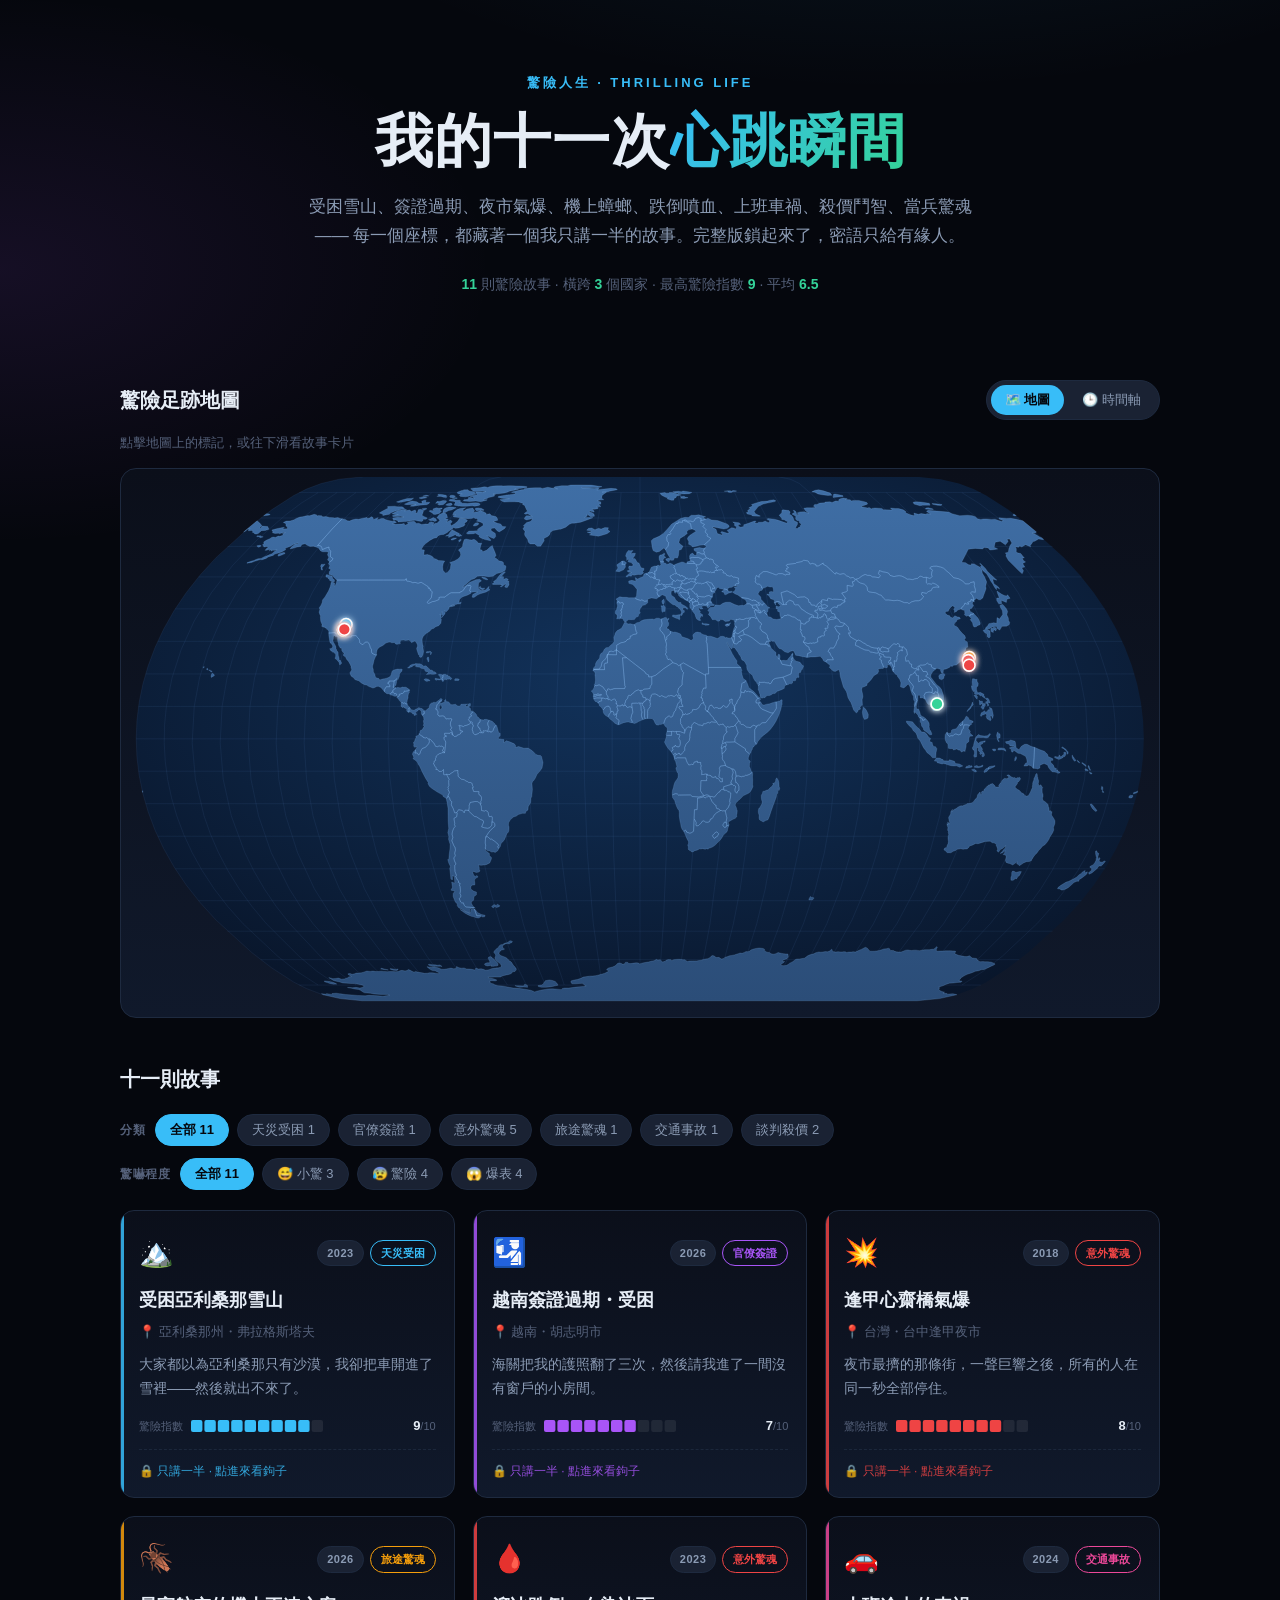
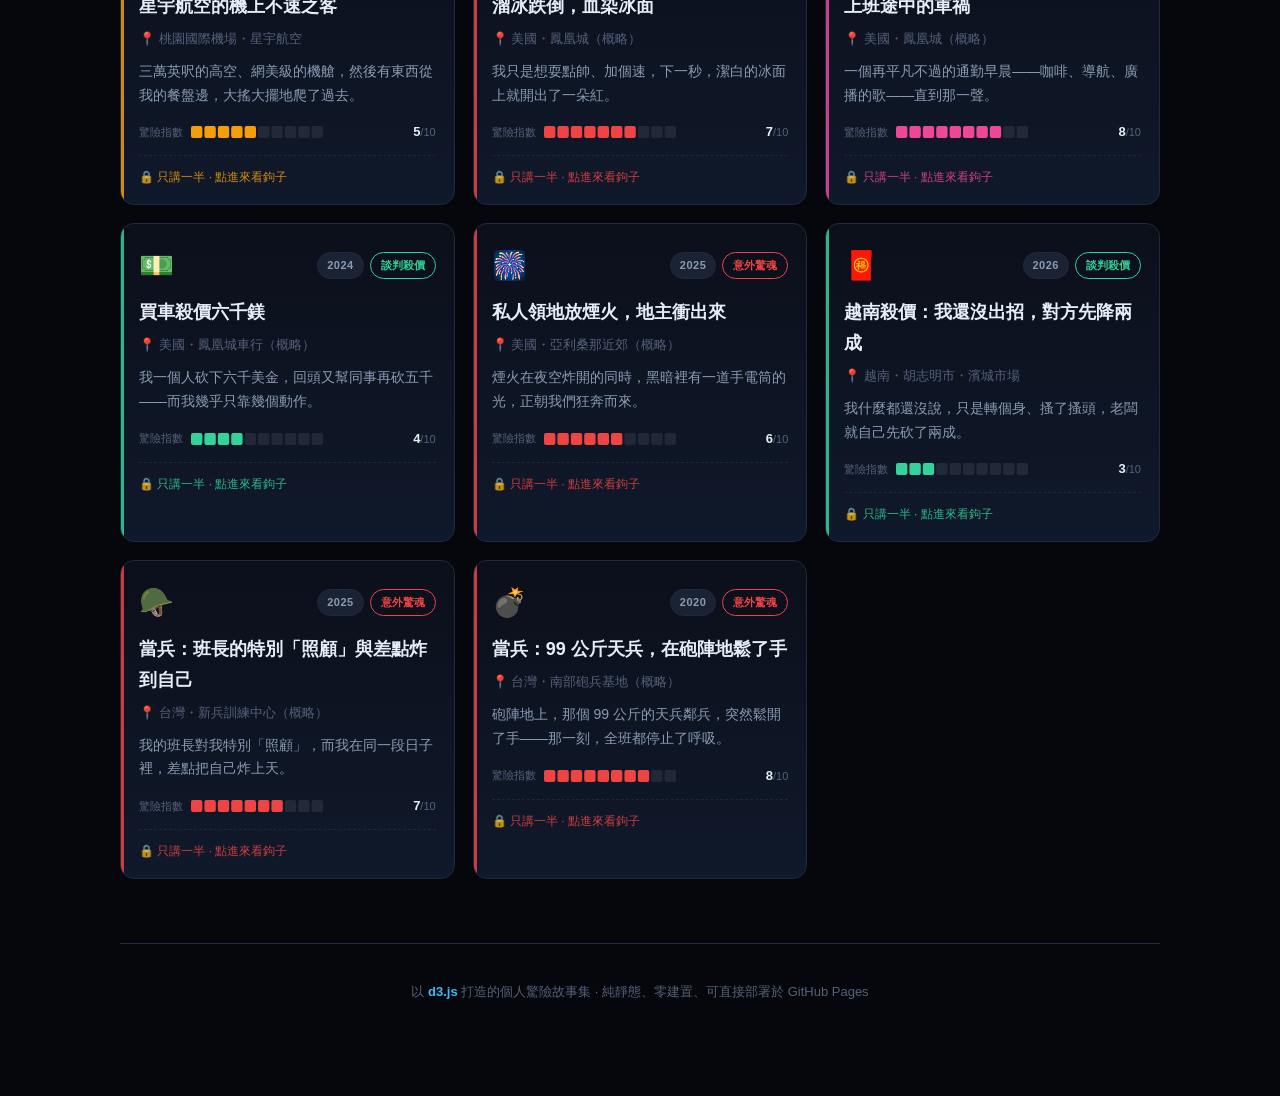
<file: index.html>
<!DOCTYPE html>
<html lang="zh-Hant">
<head>
  <meta charset="UTF-8" />
  <meta name="viewport" content="width=device-width, initial-scale=1.0" />
  <title>驚險人生 — 我的十一次心跳瞬間</title>
  <meta name="description" content="橫跨美國、越南、台灣的十一則驚險經歷，用一張 d3.js 互動地圖串起每一次心跳加速的瞬間。完整故事需要通關密語。" />
  <meta property="og:type" content="website" />
  <meta property="og:site_name" content="驚險人生" />
  <meta property="og:title" content="驚險人生 — 我的十一次心跳瞬間" />
  <meta property="og:description" content="受困雪山、夜市氣爆、上班車禍、殺價鬥智、當兵驚魂——每個座標都藏著一個我只講一半的故事。" />
  <meta name="twitter:card" content="summary_large_image" />
  <link rel="icon" href="data:image/svg+xml,%3Csvg xmlns='http://www.w3.org/2000/svg' viewBox='0 0 100 100'%3E%3Ctext y='.9em' font-size='90'%3E%E2%9A%A1%3C/text%3E%3C/svg%3E" />
  <link rel="stylesheet" href="css/blog.css" />
</head>
<body>
  <div class="page">
    <header class="hero">
      <p class="kicker">驚險人生 · Thrilling Life</p>
      <h1 class="hero-title">我的十一次<span class="accent">心跳瞬間</span></h1>
      <p class="hero-sub">
        受困雪山、簽證過期、夜市氣爆、機上蟑螂、跌倒噴血、上班車禍、殺價鬥智、當兵驚魂——
        每一個座標，都藏著一個我只講一半的故事。完整版鎖起來了，密語只給有緣人。
      </p>
      <p class="stat-line" id="stat-line"></p>
    </header>

    <section class="map-section">
      <div class="section-head">
        <h2 id="view-heading">驚險足跡地圖</h2>
        <div class="view-toggle" id="view-toggle" role="tablist">
          <button class="vt-btn active" data-view="map" role="tab">🗺️ 地圖</button>
          <button class="vt-btn" data-view="timeline" role="tab">🕒 時間軸</button>
        </div>
      </div>
      <span class="section-hint" id="view-hint">點擊地圖上的標記，或往下滑看故事卡片</span>
      <div class="map-wrap" id="world-map"></div>
      <div class="timeline-wrap" id="timeline" hidden></div>
    </section>

    <section class="grid-section">
      <div class="section-head">
        <h2>十一則故事</h2>
      </div>
      <div class="filter-bar">
        <div class="filter-group">
          <span class="filter-label">分類</span>
          <div class="chip-row" id="category-filter"></div>
        </div>
        <div class="filter-group">
          <span class="filter-label">驚嚇程度</span>
          <div class="chip-row" id="thrill-filter"></div>
        </div>
      </div>
      <div class="story-grid" id="story-grid"></div>
      <p class="grid-empty" id="grid-empty" hidden>這個組合下沒有故事，換個條件試試 👀</p>
    </section>

    <footer class="site-footer">
      <p class="newsletter" id="newsletter" hidden>
        📬 想在下一則驚險上線時收到通知？<a id="newsletter-link" target="_blank" rel="noopener">訂閱電子報 →</a>
      </p>
      <p>以 <b>d3.js</b> 打造的個人驚險故事集 · 純靜態、零建置、可直接部署於 GitHub Pages</p>
    </footer>
  </div>

  <!-- 本地 vendor（零外部相依，可離線運作） -->
  <script src="vendor/d3.v7.min.js"></script>
  <script src="vendor/topojson-client.min.js"></script>
  <!-- 資料與渲染 -->
  <script src="js/config.js"></script>
  <script src="js/data.js"></script>
  <script src="js/map.js"></script>
  <script src="js/timeline.js"></script>
  <script src="js/home.js"></script>
</body>
</html>
</file>
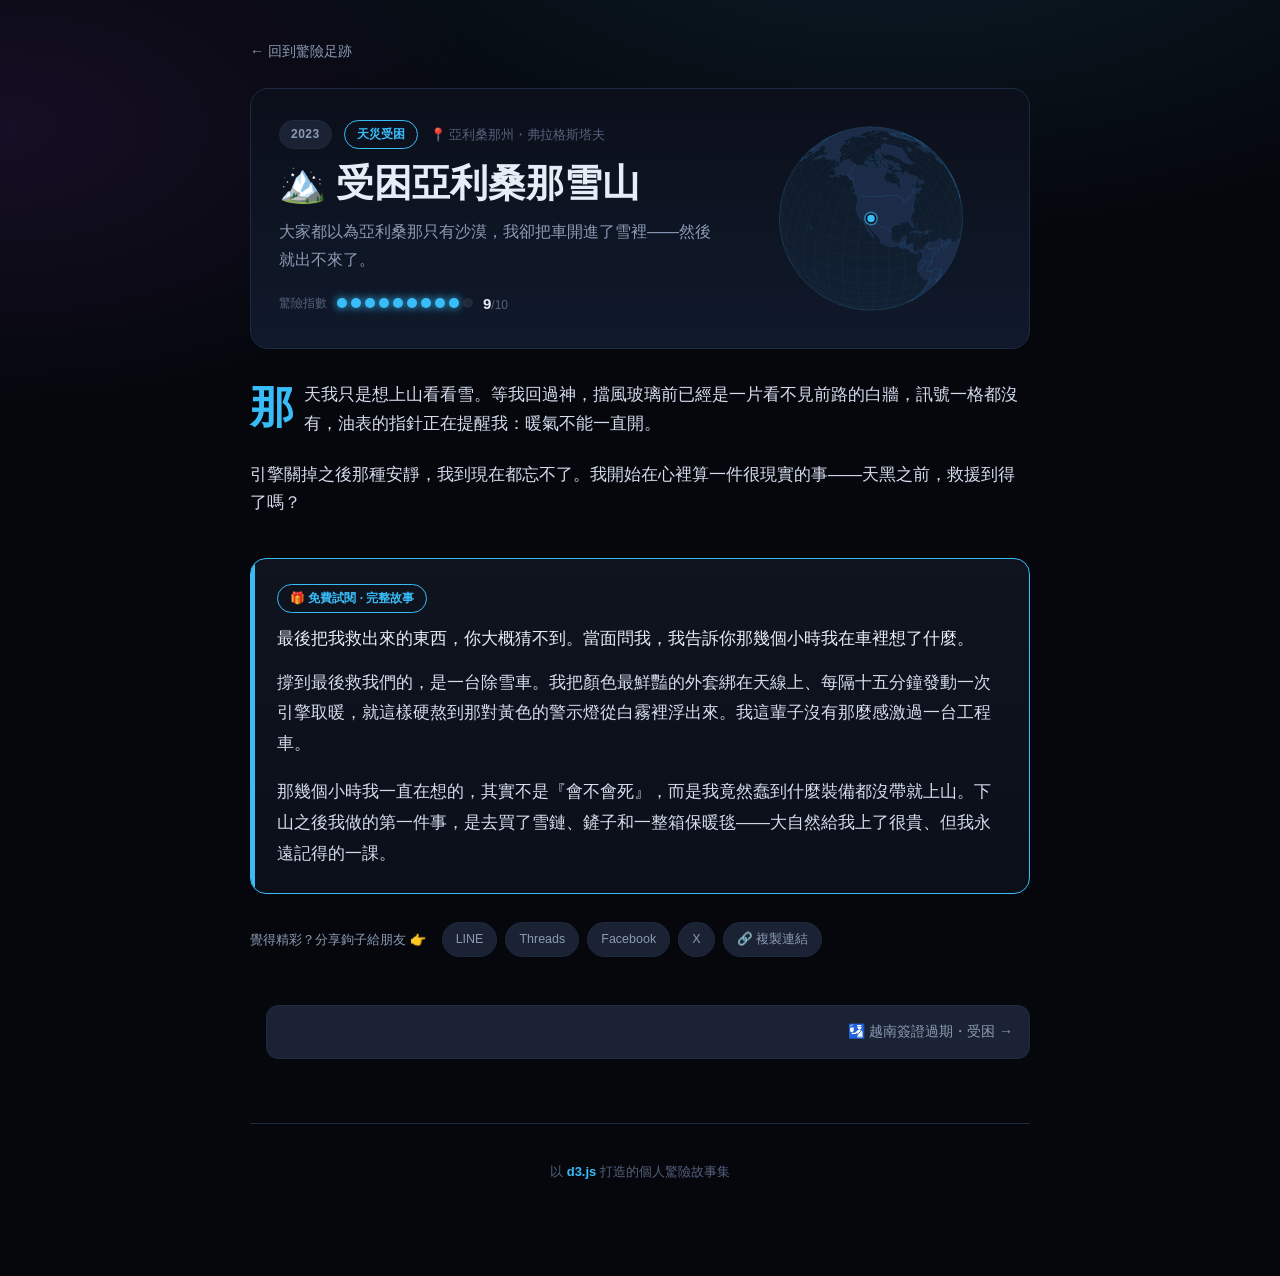
<file: story.html>
<!DOCTYPE html>
<html lang="zh-Hant">
<head>
  <meta charset="UTF-8" />
  <meta name="viewport" content="width=device-width, initial-scale=1.0" />
  <title>驚險人生</title>
  <meta property="og:type" content="article" />
  <meta property="og:site_name" content="驚險人生" />
  <meta property="og:title" content="驚險人生 — 我只講一半的故事" />
  <meta property="og:description" content="橫跨美國、越南、台灣的驚險經歷。完整故事需要通關密語。" />
  <meta name="twitter:card" content="summary_large_image" />
  <link rel="icon" href="data:image/svg+xml,%3Csvg xmlns='http://www.w3.org/2000/svg' viewBox='0 0 100 100'%3E%3Ctext y='.9em' font-size='90'%3E%E2%9A%A1%3C/text%3E%3C/svg%3E" />
  <link rel="stylesheet" href="css/blog.css" />
</head>
<body>
  <div class="page story-page">
    <main id="story-root"></main>
    <footer class="site-footer">
      <p>以 <b>d3.js</b> 打造的個人驚險故事集</p>
    </footer>
  </div>

  <script src="vendor/d3.v7.min.js"></script>
  <script src="vendor/topojson-client.min.js"></script>
  <script src="js/config.js"></script>
  <script src="js/data.js"></script>
  <script src="js/vault.js"></script>
  <script src="js/unlock.js"></script>
  <script src="js/story.js"></script>
</body>
</html>
</file>
<file: css/blog.css>
/* 驚險人生 — blog theme（沿用 LeetCode Visualizer 的暗色調性） */
:root {
  --bg: #05070d;
  --bg-panel: #0b0f1a;
  --bg-panel-2: #10192b;
  --bg-cell: #1a2233;
  --border: #1e2a3f;
  --text: #e6edf6;
  --text-dim: #8b9bb4;
  --text-mute: #55617a;
  --accent: #38bdf8;
  --accent-2: #34d399;
  --amber: #f59e0b;
  --red: #ef4444;
  --ui-font: -apple-system, BlinkMacSystemFont, "Segoe UI", "PingFang TC",
    "Noto Sans TC", "Microsoft JhengHei", Roboto, Helvetica, Arial, sans-serif;
}

* { box-sizing: border-box; }

html, body {
  margin: 0;
  padding: 0;
  background:
    radial-gradient(1200px 600px at 70% -10%, rgba(56, 189, 248, 0.12), transparent 60%),
    radial-gradient(900px 500px at 0% 10%, rgba(168, 85, 247, 0.10), transparent 55%),
    var(--bg);
  color: var(--text);
  font-family: var(--ui-font);
  -webkit-font-smoothing: antialiased;
  line-height: 1.7;
}

a { color: inherit; text-decoration: none; }

.page {
  max-width: 1080px;
  margin: 0 auto;
  padding: 0 20px 80px;
}

/* ---------------- Hero ---------------- */
.hero {
  padding: 72px 4px 40px;
  text-align: center;
}
.kicker {
  color: var(--accent);
  letter-spacing: 3px;
  font-size: 13px;
  font-weight: 600;
  margin: 0 0 14px;
  text-transform: uppercase;
}
.hero-title {
  font-size: clamp(32px, 6vw, 58px);
  line-height: 1.15;
  margin: 0 0 18px;
  font-weight: 800;
  letter-spacing: 1px;
}
.hero-title .accent {
  background: linear-gradient(120deg, var(--accent), var(--accent-2));
  -webkit-background-clip: text;
  background-clip: text;
  -webkit-text-fill-color: transparent;
}
.hero-sub {
  max-width: 680px;
  margin: 0 auto 22px;
  color: var(--text-dim);
  font-size: clamp(15px, 2.2vw, 17px);
}
.stat-line {
  color: var(--text-mute);
  font-size: 14px;
  margin: 0;
}
.stat-line b { color: var(--accent-2); font-weight: 700; }

/* ---------------- Section head ---------------- */
.section-head {
  display: flex;
  align-items: center;
  justify-content: space-between;
  gap: 16px;
  flex-wrap: wrap;
  margin: 0 0 18px;
}
.section-head h2 {
  font-size: 20px;
  margin: 0;
  font-weight: 700;
}
.section-hint { color: var(--text-mute); font-size: 13px; }

.map-section, .grid-section { margin-top: 44px; }

/* ---------------- Map ---------------- */
.map-wrap {
  position: relative;
  background: linear-gradient(180deg, var(--bg-panel), var(--bg-panel-2));
  border: 1px solid var(--border);
  border-radius: 16px;
  padding: 8px;
  overflow: hidden;
}
.map-svg { display: block; width: 100%; height: auto; }
.map-ocean { fill: url(#ocean-grad); }
.map-graticule { fill: none; stroke: rgba(120, 170, 235, 0.16); stroke-width: 0.5; }
.map-land { fill: url(#land-grad); stroke: rgba(150, 200, 255, 0.35); stroke-width: 0.5; }
.map-border { fill: none; stroke: rgba(150, 200, 255, 0.28); stroke-width: 0.4; }
.map-error { color: var(--text-dim); padding: 40px; text-align: center; }

.pin-pulse { opacity: 0.55; transform-origin: center; animation: pulse 2.4s ease-out infinite; }
.map-pin.is-hover .pin-dot,
.map-pin.is-active .pin-dot { r: 7; }
.map-pin.is-active .pin-pulse { opacity: 0.9; }
.map-pin:focus { outline: none; }
.map-pin:focus .pin-dot { stroke: var(--text); stroke-width: 2; }

@keyframes pulse {
  0%   { transform: scale(1);   opacity: 0.55; }
  70%  { transform: scale(3.2); opacity: 0; }
  100% { transform: scale(3.2); opacity: 0; }
}

.map-tip {
  position: absolute;
  pointer-events: none;
  transform: translate(-50%, -140%);
  background: rgba(5, 7, 13, 0.94);
  border: 1px solid var(--border);
  border-radius: 10px;
  padding: 8px 12px;
  font-size: 13px;
  white-space: nowrap;
  display: flex;
  flex-direction: column;
  gap: 2px;
  box-shadow: 0 8px 24px rgba(0, 0, 0, 0.5);
  z-index: 5;
}
.tip-emoji { font-size: 18px; }
.tip-title { font-weight: 700; }
.tip-place { color: var(--text-mute); font-size: 12px; }

/* ---------------- Filter bar ---------------- */
.filter-bar {
  display: flex;
  flex-wrap: wrap;
  gap: 12px 28px;
  margin: 0 0 20px;
}
.filter-group { display: flex; align-items: center; gap: 10px; flex-wrap: wrap; }
.filter-label {
  font-size: 12px;
  font-weight: 700;
  color: var(--text-mute);
  letter-spacing: 0.5px;
  white-space: nowrap;
}
.grid-empty { color: var(--text-dim); text-align: center; padding: 40px 0; font-size: 15px; }

/* ---------------- Category chips ---------------- */
.chip-row { display: flex; flex-wrap: wrap; gap: 8px; }
.chip {
  background: var(--bg-cell);
  color: var(--text-dim);
  border: 1px solid var(--border);
  border-radius: 999px;
  padding: 6px 14px;
  font-size: 13px;
  cursor: pointer;
  font-family: inherit;
  transition: all 0.15s ease;
}
.chip:hover { color: var(--text); border-color: var(--cat, var(--accent)); }
.chip.active {
  color: #05070d;
  background: var(--cat, var(--accent));
  border-color: var(--cat, var(--accent));
  font-weight: 700;
}

/* ---------------- Story grid ---------------- */
.story-grid {
  display: grid;
  grid-template-columns: repeat(auto-fill, minmax(280px, 1fr));
  gap: 18px;
}
.story-card {
  display: block;
  background: linear-gradient(180deg, var(--bg-panel), var(--bg-panel-2));
  border: 1px solid var(--border);
  border-radius: 14px;
  padding: 18px 18px 16px;
  position: relative;
  overflow: hidden;
  transition: transform 0.18s ease, border-color 0.18s ease, box-shadow 0.18s ease;
}
.story-card::before {
  content: "";
  position: absolute;
  inset: 0 auto 0 0;
  width: 3px;
  background: var(--cat, var(--accent));
  opacity: 0.85;
}
.story-card:hover {
  transform: translateY(-3px);
  border-color: var(--cat, var(--accent));
  box-shadow: 0 12px 30px rgba(0, 0, 0, 0.45);
}
.card-top { display: flex; align-items: center; justify-content: space-between; margin-bottom: 8px; }
.card-emoji { font-size: 28px; }
.card-tags { display: inline-flex; align-items: center; gap: 6px; }
.card-year {
  font-size: 11px;
  font-weight: 700;
  color: var(--text-dim);
  background: var(--bg-cell);
  border: 1px solid var(--border);
  border-radius: 999px;
  padding: 3px 9px;
  letter-spacing: 0.5px;
}
.card-cat {
  font-size: 11px;
  color: var(--cat, var(--accent));
  border: 1px solid var(--cat, var(--accent));
  border-radius: 999px;
  padding: 3px 10px;
  font-weight: 600;
}
.card-title { font-size: 18px; margin: 4px 0 6px; font-weight: 700; }
.card-place { color: var(--text-mute); font-size: 13px; margin-bottom: 10px; }
.card-summary { color: var(--text-dim); font-size: 14px; margin: 0 0 14px; }
.card-meter { display: flex; align-items: center; gap: 8px; }
.meter-label { font-size: 11px; color: var(--text-mute); }
.meter-mount { line-height: 0; }
.thrill-svg { display: block; }
.meter-num { font-size: 13px; font-weight: 700; color: var(--text); margin-left: auto; }
.meter-max { color: var(--text-mute); font-weight: 400; font-size: 11px; }
.card-cta {
  display: block;
  margin-top: 12px;
  padding-top: 11px;
  border-top: 1px dashed var(--border);
  font-size: 12px;
  color: var(--cat, var(--accent));
  opacity: 0.85;
}

/* ---------------- View toggle ---------------- */
.view-toggle {
  display: inline-flex;
  gap: 4px;
  background: var(--bg-cell);
  border: 1px solid var(--border);
  border-radius: 999px;
  padding: 4px;
}
.vt-btn {
  border: none;
  background: transparent;
  color: var(--text-dim);
  font-family: inherit;
  font-size: 13px;
  padding: 6px 14px;
  border-radius: 999px;
  cursor: pointer;
  transition: all 0.15s ease;
}
.vt-btn:hover { color: var(--text); }
.vt-btn.active { background: var(--accent); color: #05070d; font-weight: 700; }

.map-section .section-hint { display: block; margin: -6px 0 14px; }
.timeline-wrap { margin-top: 4px; }
.map-wrap[hidden], .timeline-wrap[hidden] { display: none; }

/* ---------------- Timeline ---------------- */
.timeline {
  position: relative;
  padding: 20px 0 10px;
}
.timeline::before {
  content: "";
  position: absolute;
  top: 0; bottom: 0;
  left: 50%;
  width: 2px;
  transform: translateX(-50%);
  background: linear-gradient(180deg, transparent, var(--border) 8%, var(--border) 92%, transparent);
}
.tl-item {
  position: relative;
  display: block;
  width: 50%;
  padding: 14px 40px;
  box-sizing: border-box;
  opacity: 0;
  transform: translateY(18px);
  transition: opacity 0.5s ease, transform 0.5s ease;
  transition-delay: calc(var(--i, 0) * 40ms);
}
.tl-item.is-in { opacity: 1; transform: translateY(0); }
.tl-item.left  { left: 0;  text-align: right; }
.tl-item.right { left: 50%; text-align: left; }

/* 中央年份節點 */
.tl-node {
  position: absolute;
  top: 22px;
  width: 46px; height: 46px;
  border-radius: 50%;
  background: var(--bg-panel);
  border: 2px solid var(--cat, var(--accent));
  display: grid;
  place-items: center;
  z-index: 2;
  box-shadow: 0 0 0 5px var(--bg), 0 0 16px -4px var(--cat, var(--accent));
}
.tl-item.left  .tl-node { right: -23px; }
.tl-item.right .tl-node { left: -23px; }
.tl-year { font-size: 12px; font-weight: 800; color: var(--cat, var(--accent)); letter-spacing: 0.3px; }

/* 內容卡 */
.tl-card {
  display: inline-block;
  text-align: left;
  max-width: 340px;
  background: linear-gradient(180deg, var(--bg-panel), var(--bg-panel-2));
  border: 1px solid var(--border);
  border-radius: 14px;
  padding: 14px 16px;
  transition: transform 0.18s ease, border-color 0.18s ease, box-shadow 0.18s ease;
}
.tl-item:hover .tl-card {
  transform: translateY(-3px);
  border-color: var(--cat, var(--accent));
  box-shadow: 0 12px 30px rgba(0, 0, 0, 0.45);
}
.tl-head { display: flex; align-items: center; gap: 8px; margin-bottom: 6px; }
.tl-emoji { font-size: 22px; }
.tl-cat {
  font-size: 11px;
  color: var(--cat, var(--accent));
  border: 1px solid var(--cat, var(--accent));
  border-radius: 999px;
  padding: 2px 9px;
  font-weight: 600;
}
.tl-title { display: block; font-size: 16px; font-weight: 700; margin-bottom: 4px; }
.tl-place { display: block; color: var(--text-mute); font-size: 12px; margin-bottom: 8px; }
.tl-hook { display: block; color: var(--text-dim); font-size: 13.5px; line-height: 1.6; }

/* ---------------- Footer ---------------- */
.site-footer {
  margin-top: 64px;
  padding-top: 24px;
  border-top: 1px solid var(--border);
  text-align: center;
  color: var(--text-mute);
  font-size: 13px;
}
.site-footer b { color: var(--accent); }

/* ---------------- Story page ---------------- */
.story-page { max-width: 820px; }
.back-link {
  display: inline-block;
  color: var(--text-dim);
  font-size: 14px;
  margin: 40px 0 24px;
  transition: color 0.15s;
}
.back-link:hover { color: var(--accent); }

.story-header {
  display: grid;
  grid-template-columns: 1fr 260px;
  gap: 28px;
  align-items: center;
  background: linear-gradient(180deg, var(--bg-panel), var(--bg-panel-2));
  border: 1px solid var(--border);
  border-radius: 18px;
  padding: 28px;
  margin-bottom: 32px;
}
.story-meta { display: flex; align-items: center; gap: 12px; margin-bottom: 12px; flex-wrap: wrap; }
.story-year {
  font-size: 12px;
  font-weight: 700;
  color: var(--text-dim);
  background: var(--bg-cell);
  border: 1px solid var(--border);
  border-radius: 999px;
  padding: 3px 11px;
  letter-spacing: 0.5px;
}
.story-cat {
  font-size: 12px;
  color: var(--cat, var(--accent));
  border: 1px solid var(--cat, var(--accent));
  border-radius: 999px;
  padding: 3px 12px;
  font-weight: 600;
}
.story-loc { color: var(--text-mute); font-size: 13px; }
.story-title { font-size: clamp(26px, 4.5vw, 38px); margin: 0 0 12px; font-weight: 800; line-height: 1.2; }
.story-emoji { margin-right: 10px; }
.story-summary { color: var(--text-dim); font-size: 16px; margin: 0 0 18px; }

.story-thrill { display: flex; align-items: center; gap: 10px; }
.st-label { font-size: 12px; color: var(--text-mute); }
.st-dots { display: flex; gap: 4px; }
.st-dots .dot {
  width: 10px; height: 10px; border-radius: 50%;
  background: rgba(255, 255, 255, 0.08);
}
.st-dots .dot.on { background: var(--cat, var(--accent)); box-shadow: 0 0 8px var(--cat, var(--accent)); }
.st-num { font-size: 15px; font-weight: 700; }
.st-max { color: var(--text-mute); font-weight: 400; font-size: 12px; }

.story-minimap { width: 100%; }
.mini-svg { display: block; width: 100%; height: auto; }
.mini-sphere { fill: rgba(56, 189, 248, 0.05); stroke: rgba(56, 189, 248, 0.25); stroke-width: 0.6; }
.mini-graticule { fill: none; stroke: rgba(139, 155, 180, 0.12); stroke-width: 0.4; }
.mini-land { fill: #1c2c48; stroke: rgba(56, 189, 248, 0.20); stroke-width: 0.3; }
.mini-pulse { opacity: 0.5; transform-origin: center; animation: pulse 2.4s ease-out infinite; }
.mini-fallback { font-size: 40px; display: grid; place-items: center; height: 100%; }

.story-body { font-size: 17px; color: #d5dded; }
.story-body p { margin: 0 0 22px; }
.story-body p:first-child::first-letter {
  font-size: 2.6em;
  font-weight: 800;
  float: left;
  line-height: 0.9;
  margin: 6px 10px 0 0;
  color: var(--accent);
}

.story-nav {
  display: flex;
  justify-content: space-between;
  gap: 16px;
  margin-top: 48px;
}
.story-nav a {
  flex: 1;
  background: var(--bg-cell);
  border: 1px solid var(--border);
  border-radius: 12px;
  padding: 14px 16px;
  font-size: 14px;
  color: var(--text-dim);
  transition: all 0.15s;
}
.story-nav a:hover { color: var(--text); border-color: var(--accent); }
.nav-next { text-align: right; }
.story-missing { padding: 80px 0; text-align: center; color: var(--text-dim); }
.story-missing a { color: var(--accent); }

/* ---------------- Story lock（通關密語鉤子 + 解鎖） ---------------- */
.story-lock {
  margin-top: 40px;
  position: relative;
  background:
    linear-gradient(180deg, rgba(255,255,255,0.02), transparent),
    var(--bg-panel);
  border: 1px solid var(--cat, var(--accent));
  border-radius: 16px;
  padding: 24px 26px;
  overflow: hidden;
}
.story-lock::before {
  content: "";
  position: absolute;
  inset: 0 auto 0 0;
  width: 4px;
  background: var(--cat, var(--accent));
}
.hook-badge {
  display: inline-block;
  font-size: 12px;
  font-weight: 700;
  color: var(--cat, var(--accent));
  border: 1px solid var(--cat, var(--accent));
  border-radius: 999px;
  padding: 3px 12px;
  margin-bottom: 12px;
}
.hook-text { font-size: 17px; color: var(--text); margin: 0 0 14px; line-height: 1.7; }

.lock-prompt { font-size: 14px; color: var(--text-dim); margin: 0 0 12px; }
.lock-form { display: flex; gap: 8px; flex-wrap: wrap; }
.lock-form input {
  flex: 1;
  min-width: 180px;
  background: var(--bg);
  border: 1px solid var(--border);
  border-radius: 10px;
  padding: 10px 14px;
  color: var(--text);
  font-family: inherit;
  font-size: 15px;
  letter-spacing: 1px;
}
.lock-form input:focus { outline: none; border-color: var(--cat, var(--accent)); }
.lock-btn {
  background: var(--cat, var(--accent));
  color: #05070d;
  border: none;
  border-radius: 10px;
  padding: 10px 22px;
  font-family: inherit;
  font-size: 15px;
  font-weight: 700;
  cursor: pointer;
  transition: filter 0.15s;
}
.lock-btn:hover { filter: brightness(1.1); }
.lock-err { display: block; margin-top: 10px; font-size: 13px; color: #f87171; min-height: 1em; }

/* 付費 CTA */
.pay-cta { margin: 4px 0 14px; }
.pay-btn {
  display: inline-block;
  background: linear-gradient(120deg, var(--cat, var(--accent)), var(--accent-2));
  color: #05070d;
  font-weight: 800;
  font-size: 15px;
  padding: 11px 20px;
  border-radius: 10px;
  transition: filter 0.15s, transform 0.15s;
}
.pay-btn:hover { filter: brightness(1.08); transform: translateY(-1px); }
.pay-note { display: block; margin-top: 6px; font-size: 12px; color: var(--text-mute); }

/* 卡片免費徽章 */
.card-free {
  font-size: 11px;
  font-weight: 700;
  color: #05070d;
  background: var(--accent-2);
  border-radius: 999px;
  padding: 3px 9px;
}

/* 分享列 */
.share-row {
  margin-top: 28px;
  display: flex;
  align-items: center;
  gap: 12px 16px;
  flex-wrap: wrap;
}
.share-label { font-size: 13px; color: var(--text-dim); }
.share-btns { display: flex; gap: 8px; flex-wrap: wrap; }
.share-btn {
  font-family: inherit;
  font-size: 12.5px;
  color: var(--text-dim);
  background: var(--bg-cell);
  border: 1px solid var(--border);
  border-radius: 999px;
  padding: 6px 13px;
  cursor: pointer;
  transition: all 0.15s;
}
.share-btn:hover { color: var(--text); border-color: var(--accent); }

/* 電子報 */
.newsletter { margin: 0 0 10px; color: var(--text-dim); }
.newsletter a { color: var(--accent); font-weight: 600; }

/* 解鎖後的完整段落 */
.reveal-body { animation: reveal-in 0.5s ease; }
.reveal-body p { font-size: 17px; color: #d5dded; margin: 0 0 18px; line-height: 1.8; }
.reveal-body p:last-child { margin-bottom: 0; }
@keyframes reveal-in {
  from { opacity: 0; transform: translateY(10px); }
  to   { opacity: 1; transform: translateY(0); }
}

/* ---------------- Responsive ---------------- */
@media (max-width: 760px) {
  /* 時間軸在手機改為單欄（全部靠左） */
  .timeline::before { left: 22px; }
  .tl-item, .tl-item.left, .tl-item.right {
    width: 100%;
    left: 0;
    text-align: left;
    padding: 12px 0 12px 58px;
  }
  .tl-item.left .tl-node,
  .tl-item.right .tl-node { left: 0; right: auto; }
  .tl-card { max-width: 100%; }
}
@media (max-width: 640px) {
  .section-head { align-items: flex-start; }
  .story-header { grid-template-columns: 1fr; }
  .story-minimap { max-width: 220px; margin: 0 auto; }
  .story-nav { flex-direction: column; }
  .nav-next { text-align: left; }
  .hero { padding-top: 48px; }
}
</file>
